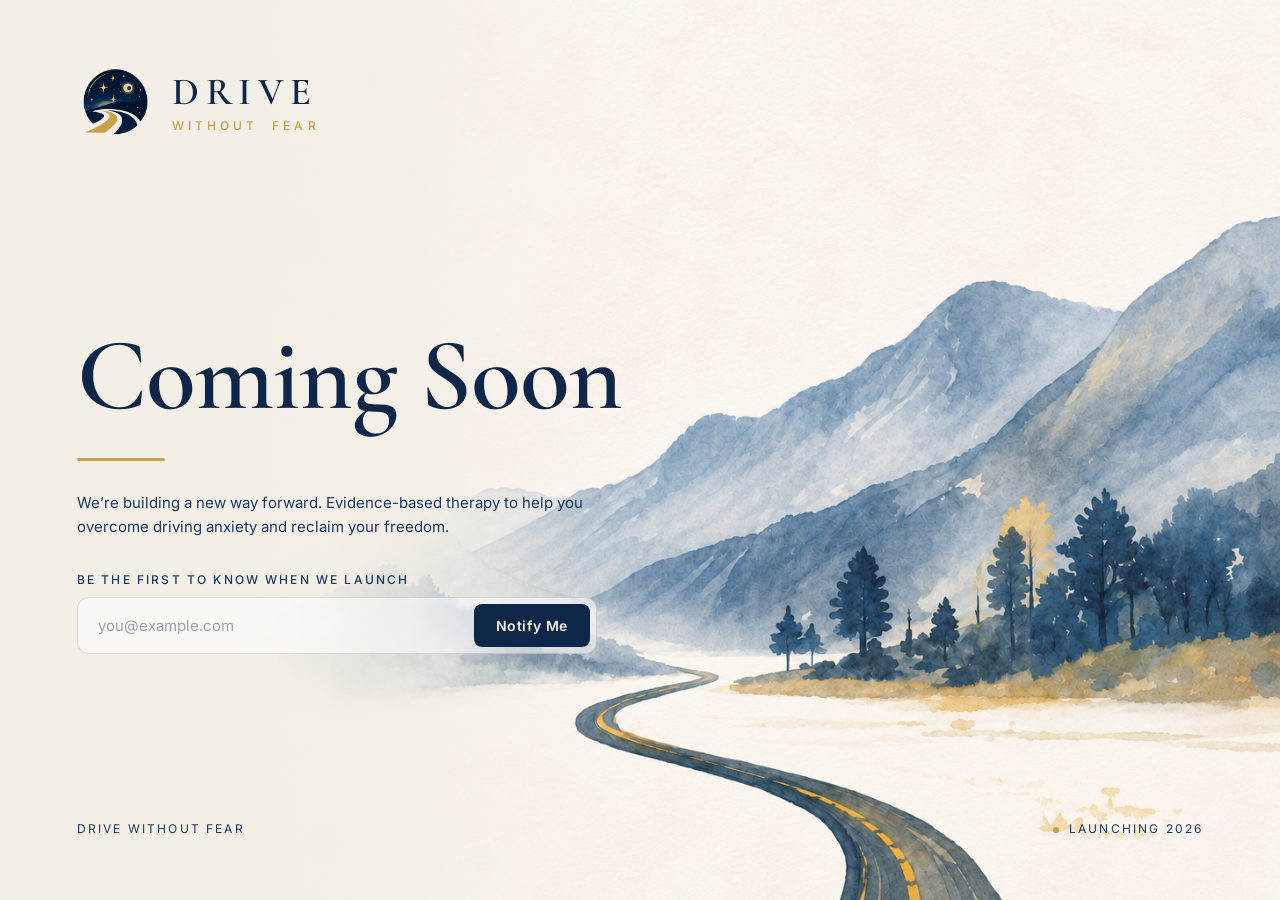
<file: index.html>
<!DOCTYPE html>
<html lang="en">
<head>
<meta charset="UTF-8" />
<meta name="viewport" content="width=device-width, initial-scale=1" />
<title>Drive Without Fear — Coming Soon</title>
<meta name="description" content="Drive Without Fear — evidence-based therapy to help you overcome driving anxiety and reclaim your freedom. Launching 2026." />
<meta name="theme-color" content="#F4EFE6" />

<meta property="og:title" content="Drive Without Fear — Coming Soon" />
<meta property="og:description" content="Evidence-based therapy to help you overcome driving anxiety and reclaim your freedom. Launching 2026." />
<meta property="og:type" content="website" />
<meta property="og:image" content="assets/logo-icon.png" />

<link rel="icon" type="image/png" href="assets/logo-icon.png" />
<link rel="apple-touch-icon" href="assets/logo-icon.png" />

<link rel="preconnect" href="https://fonts.googleapis.com" />
<link rel="preconnect" href="https://fonts.gstatic.com" crossorigin />
<link href="https://fonts.googleapis.com/css2?family=Cormorant+Garamond:wght@500;600;700&family=Inter:wght@400;500;600&display=swap" rel="stylesheet" />

<link rel="stylesheet" href="css/styles.css" />

<script src="https://challenges.cloudflare.com/turnstile/v0/api.js" async defer></script>
</head>
<body>
  <main class="stage">
    <div class="bg" aria-hidden="true"></div>

    <div class="frame">
      <header class="brand">
        <img src="assets/logo-icon.png" alt="Drive Without Fear" class="brand__icon" />
        <div class="brand__word">
          <span class="brand__name">DRIVE</span>
          <span class="brand__tag">WITHOUT&nbsp;&nbsp;FEAR</span>
        </div>
      </header>

      <section class="hero">
        <h1 class="hero__title">Coming Soon</h1>
        <div class="hero__rule" aria-hidden="true"></div>
        <p class="hero__copy">
          We&rsquo;re building a new way forward. Evidence-based therapy to help you overcome driving anxiety and reclaim your freedom.
        </p>

        <form class="subscribe" id="subscribe-form" action="https://formspree.io/f/xgodzqvn" method="POST" novalidate>
          <label class="subscribe__label" for="email">Be the first to know when we launch</label>
          <div class="subscribe__row">
            <input
              class="subscribe__input"
              type="email"
              name="email"
              id="email"
              placeholder="you@example.com"
              autocomplete="email"
              required
            />
            <button class="subscribe__button" type="submit">
              <span class="subscribe__button-label">Notify Me</span>
            </button>
          </div>
          <div
            class="cf-turnstile subscribe__captcha"
            data-sitekey="0x4AAAAAAC8dtJ2Sc50am-lW"
            data-size="invisible"
            data-theme="light"
          ></div>
          <p class="subscribe__status" id="subscribe-status" role="status" aria-live="polite"></p>
        </form>
      </section>

      <footer class="meta">
        <span>Drive Without Fear</span>
        <span><span class="meta__dot"></span><a href="https://app.drivewithoutfear.com" target="_blank" rel="noopener" class="meta__launch">Launching 2026</a></span>
      </footer>
    </div>
  </main>

  <script src="js/script.js" defer></script>
</body>
</html>
</file>
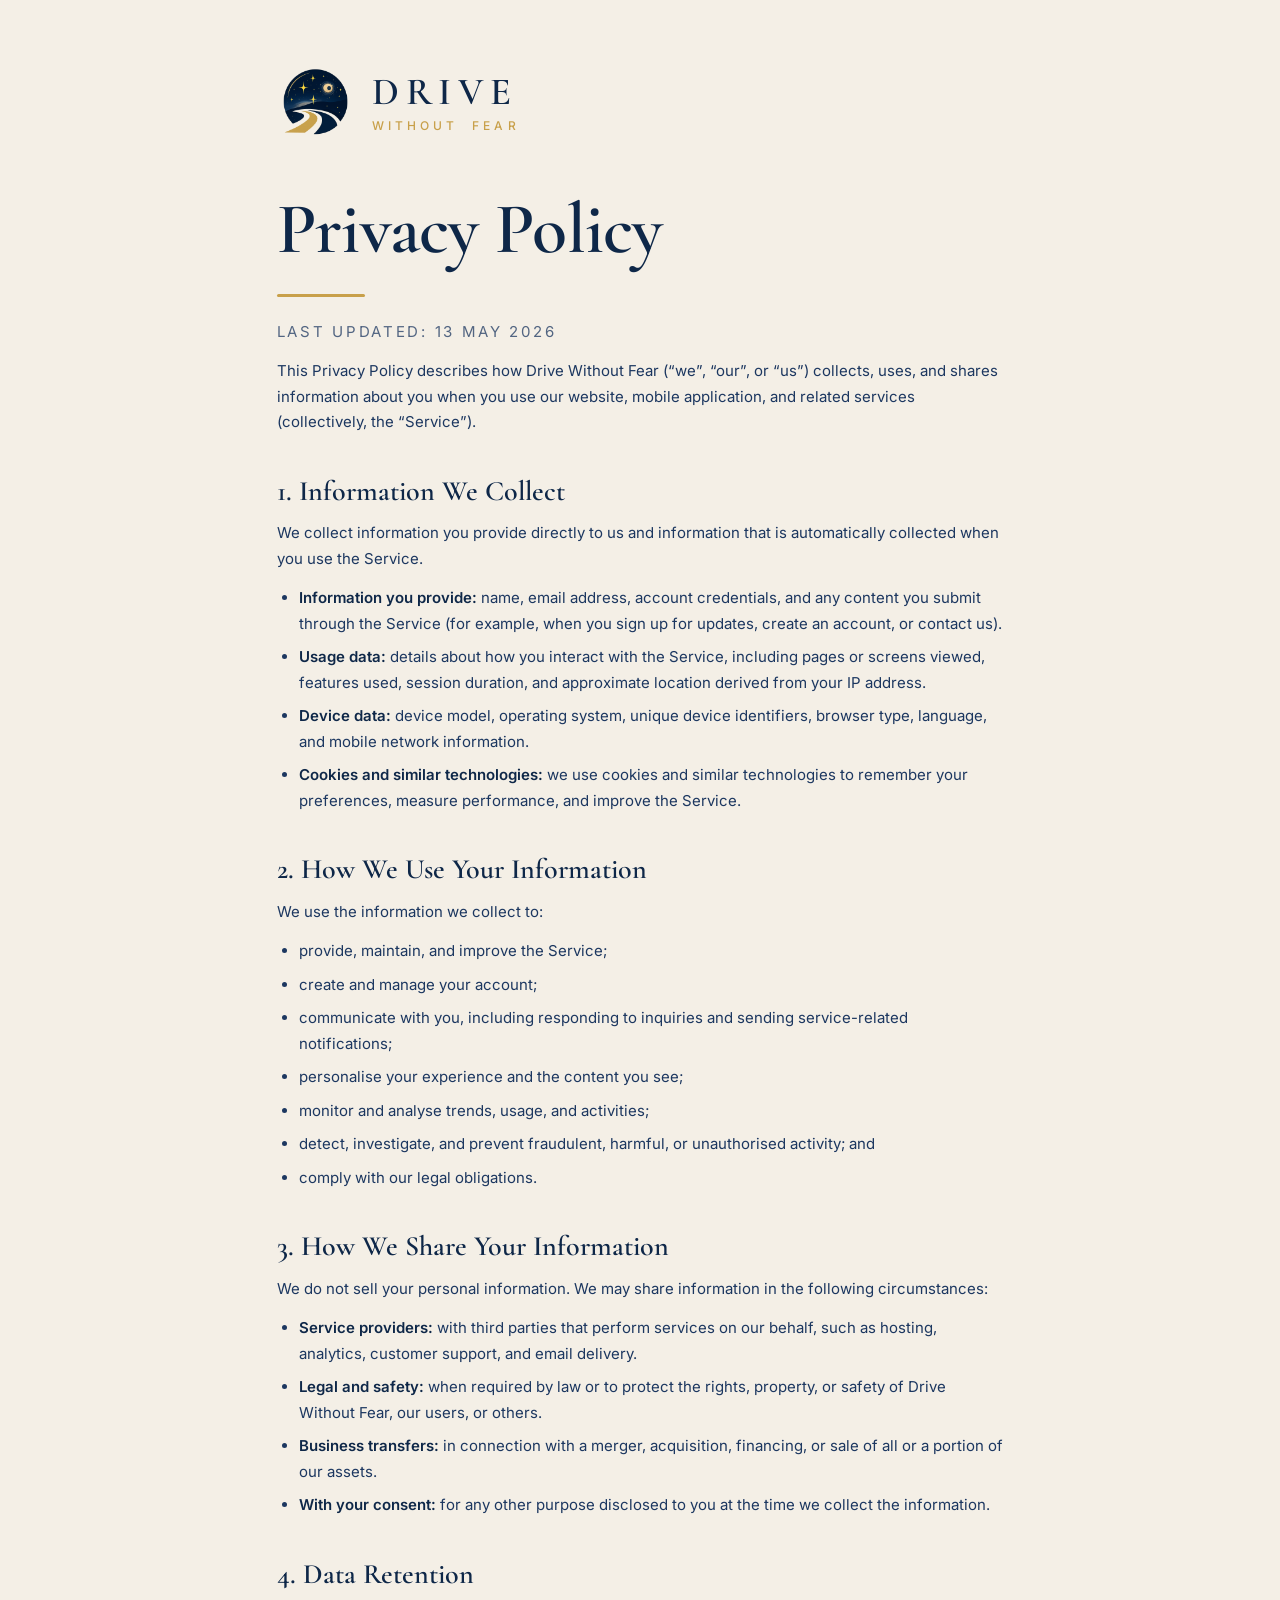
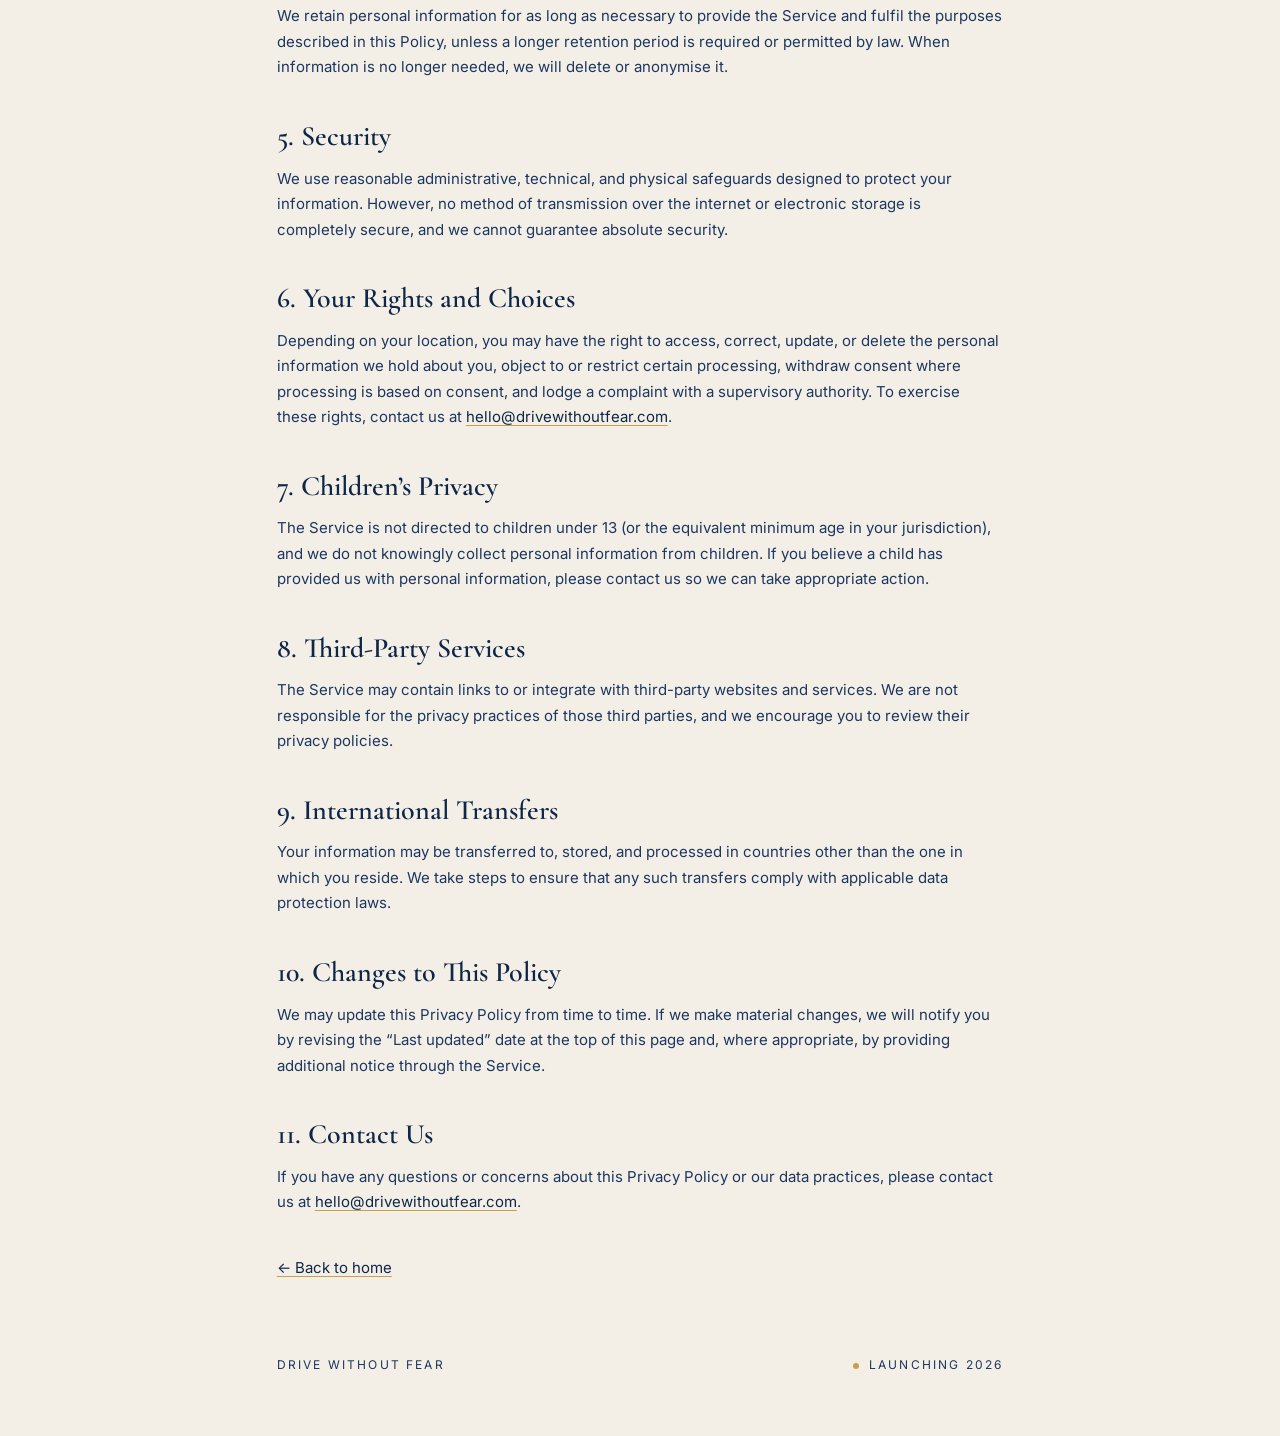
<file: privacy-policy.html>
<!DOCTYPE html>
<html lang="en">
<head>
<meta charset="UTF-8" />
<meta name="viewport" content="width=device-width, initial-scale=1" />
<title>Privacy Policy — Drive Without Fear</title>
<meta name="description" content="Privacy Policy for Drive Without Fear — how we collect, use, and protect your information." />
<meta name="theme-color" content="#F4EFE6" />

<link rel="icon" type="image/png" href="assets/logo-icon.png" />
<link rel="apple-touch-icon" href="assets/logo-icon.png" />

<link rel="preconnect" href="https://fonts.googleapis.com" />
<link rel="preconnect" href="https://fonts.gstatic.com" crossorigin />
<link href="https://fonts.googleapis.com/css2?family=Cormorant+Garamond:wght@500;600;700&family=Inter:wght@400;500;600&display=swap" rel="stylesheet" />

<link rel="stylesheet" href="css/styles.css" />
</head>
<body>
  <main class="stage stage--doc">
    <div class="frame frame--doc">
      <header class="brand">
        <a href="index.html" class="brand__link" aria-label="Drive Without Fear home">
          <img src="assets/logo-icon.png" alt="Drive Without Fear" class="brand__icon" />
          <div class="brand__word">
            <span class="brand__name">DRIVE</span>
            <span class="brand__tag">WITHOUT&nbsp;&nbsp;FEAR</span>
          </div>
        </a>
      </header>

      <article class="doc">
        <h1 class="doc__title">Privacy Policy</h1>
        <div class="doc__rule" aria-hidden="true"></div>
        <p class="doc__meta">Last updated: 13 May 2026</p>

        <p>This Privacy Policy describes how Drive Without Fear (&ldquo;we&rdquo;, &ldquo;our&rdquo;, or &ldquo;us&rdquo;) collects, uses, and shares information about you when you use our website, mobile application, and related services (collectively, the &ldquo;Service&rdquo;).</p>

        <h2>1. Information We Collect</h2>
        <p>We collect information you provide directly to us and information that is automatically collected when you use the Service.</p>
        <ul>
          <li><strong>Information you provide:</strong> name, email address, account credentials, and any content you submit through the Service (for example, when you sign up for updates, create an account, or contact us).</li>
          <li><strong>Usage data:</strong> details about how you interact with the Service, including pages or screens viewed, features used, session duration, and approximate location derived from your IP address.</li>
          <li><strong>Device data:</strong> device model, operating system, unique device identifiers, browser type, language, and mobile network information.</li>
          <li><strong>Cookies and similar technologies:</strong> we use cookies and similar technologies to remember your preferences, measure performance, and improve the Service.</li>
        </ul>

        <h2>2. How We Use Your Information</h2>
        <p>We use the information we collect to:</p>
        <ul>
          <li>provide, maintain, and improve the Service;</li>
          <li>create and manage your account;</li>
          <li>communicate with you, including responding to inquiries and sending service-related notifications;</li>
          <li>personalise your experience and the content you see;</li>
          <li>monitor and analyse trends, usage, and activities;</li>
          <li>detect, investigate, and prevent fraudulent, harmful, or unauthorised activity; and</li>
          <li>comply with our legal obligations.</li>
        </ul>

        <h2>3. How We Share Your Information</h2>
        <p>We do not sell your personal information. We may share information in the following circumstances:</p>
        <ul>
          <li><strong>Service providers:</strong> with third parties that perform services on our behalf, such as hosting, analytics, customer support, and email delivery.</li>
          <li><strong>Legal and safety:</strong> when required by law or to protect the rights, property, or safety of Drive Without Fear, our users, or others.</li>
          <li><strong>Business transfers:</strong> in connection with a merger, acquisition, financing, or sale of all or a portion of our assets.</li>
          <li><strong>With your consent:</strong> for any other purpose disclosed to you at the time we collect the information.</li>
        </ul>

        <h2>4. Data Retention</h2>
        <p>We retain personal information for as long as necessary to provide the Service and fulfil the purposes described in this Policy, unless a longer retention period is required or permitted by law. When information is no longer needed, we will delete or anonymise it.</p>

        <h2>5. Security</h2>
        <p>We use reasonable administrative, technical, and physical safeguards designed to protect your information. However, no method of transmission over the internet or electronic storage is completely secure, and we cannot guarantee absolute security.</p>

        <h2>6. Your Rights and Choices</h2>
        <p>Depending on your location, you may have the right to access, correct, update, or delete the personal information we hold about you, object to or restrict certain processing, withdraw consent where processing is based on consent, and lodge a complaint with a supervisory authority. To exercise these rights, contact us at <a href="mailto:hello@drivewithoutfear.com">hello@drivewithoutfear.com</a>.</p>

        <h2>7. Children&rsquo;s Privacy</h2>
        <p>The Service is not directed to children under 13 (or the equivalent minimum age in your jurisdiction), and we do not knowingly collect personal information from children. If you believe a child has provided us with personal information, please contact us so we can take appropriate action.</p>

        <h2>8. Third-Party Services</h2>
        <p>The Service may contain links to or integrate with third-party websites and services. We are not responsible for the privacy practices of those third parties, and we encourage you to review their privacy policies.</p>

        <h2>9. International Transfers</h2>
        <p>Your information may be transferred to, stored, and processed in countries other than the one in which you reside. We take steps to ensure that any such transfers comply with applicable data protection laws.</p>

        <h2>10. Changes to This Policy</h2>
        <p>We may update this Privacy Policy from time to time. If we make material changes, we will notify you by revising the &ldquo;Last updated&rdquo; date at the top of this page and, where appropriate, by providing additional notice through the Service.</p>

        <h2>11. Contact Us</h2>
        <p>If you have any questions or concerns about this Privacy Policy or our data practices, please contact us at <a href="mailto:hello@drivewithoutfear.com">hello@drivewithoutfear.com</a>.</p>

        <p class="doc__back"><a href="index.html">&larr; Back to home</a></p>
      </article>

      <footer class="meta">
        <span>Drive Without Fear</span>
        <span><span class="meta__dot"></span><a href="https://app.drivewithoutfear.com" target="_blank" rel="noopener" class="meta__launch">Launching 2026</a></span>
      </footer>
    </div>
  </main>
</body>
</html>
</file>
<file: css/styles.css>
:root {
  --navy: #0E2748;
  --navy-soft: #1c3760;
  --gold: #C8A04A;
  --gold-soft: #d9b870;
  --paper: #F4EFE6;
  --ink: #11243f;
}

* {
  box-sizing: border-box;
  margin: 0;
  padding: 0;
}

html,
body {
  height: 100%;
  background: var(--paper);
  color: var(--ink);
  font-family: 'Inter', system-ui, sans-serif;
  -webkit-font-smoothing: antialiased;
  text-rendering: optimizeLegibility;
}

.stage {
  position: relative;
  width: 100%;
  min-height: 100vh;
  overflow: hidden;
  background: var(--paper);
}

.bg {
  position: absolute;
  inset: 0;
  background-image: url('../assets/bg.png');
  background-repeat: no-repeat;
  background-position: right center;
  background-size: cover;
  z-index: 0;
}

.bg::after {
  content: '';
  position: absolute;
  inset: 0;
  background: linear-gradient(
    to right,
    var(--paper) 0%,
    var(--paper) 18%,
    rgba(244, 239, 230, 0.85) 32%,
    rgba(244, 239, 230, 0) 50%
  );
}

.frame {
  position: relative;
  z-index: 1;
  min-height: 100vh;
  display: grid;
  grid-template-rows: auto 1fr auto;
  padding: clamp(28px, 5vw, 72px) clamp(24px, 6vw, 96px);
}

.brand {
  display: flex;
  align-items: center;
  gap: 18px;
  animation: rise 900ms cubic-bezier(.2,.7,.2,1) both;
}

.brand__icon {
  width: clamp(56px, 6vw, 78px);
  height: clamp(56px, 6vw, 78px);
  flex: 0 0 auto;
  display: block;
}

.brand__word {
  display: flex;
  flex-direction: column;
  line-height: 1;
}

.brand__name {
  font-family: 'Cormorant Garamond', 'Times New Roman', serif;
  font-weight: 600;
  font-size: clamp(28px, 3vw, 40px);
  letter-spacing: 0.18em;
  color: var(--navy);
}

.brand__tag {
  font-family: 'Inter', sans-serif;
  font-weight: 500;
  font-size: clamp(10px, 0.95vw, 12px);
  letter-spacing: 0.34em;
  color: var(--gold);
  margin-top: 8px;
}

.hero {
  align-self: center;
  max-width: 640px;
  padding-top: clamp(24px, 4vw, 40px);
}

.hero__title {
  font-family: 'Cormorant Garamond', 'Times New Roman', serif;
  font-weight: 600;
  color: var(--navy);
  font-size: clamp(54px, 8vw, 110px);
  line-height: 1.02;
  letter-spacing: -0.01em;
  animation: rise 1000ms cubic-bezier(.2,.7,.2,1) 120ms both;
}

.hero__rule {
  width: 88px;
  height: 3px;
  background: var(--gold);
  margin: clamp(20px, 2.4vw, 32px) 0 clamp(22px, 2.4vw, 30px);
  border-radius: 2px;
  transform-origin: left;
  animation: ruleIn 800ms cubic-bezier(.2,.7,.2,1) 380ms both;
}

.hero__copy {
  font-family: 'Inter', sans-serif;
  font-size: clamp(15px, 1.15vw, 17px);
  line-height: 1.65;
  color: var(--navy-soft);
  max-width: 64ch;
  text-wrap: pretty;
  animation: rise 1000ms cubic-bezier(.2,.7,.2,1) 460ms both;
}

/* Subscribe form */
.subscribe {
  margin-top: clamp(22px, 2.6vw, 32px);
  max-width: 520px;
  animation: rise 1000ms cubic-bezier(.2,.7,.2,1) 620ms both;
}

.subscribe__label {
  display: block;
  font-family: 'Inter', sans-serif;
  font-size: 12px;
  letter-spacing: 0.18em;
  text-transform: uppercase;
  color: var(--navy-soft);
  margin-bottom: 10px;
  font-weight: 500;
}

.subscribe__row {
  display: flex;
  gap: 10px;
  align-items: stretch;
  background: rgba(255, 255, 255, 0.55);
  border: 1px solid rgba(14, 39, 72, 0.14);
  border-radius: 12px;
  padding: 6px;
  backdrop-filter: blur(2px);
  transition: border-color 200ms ease, box-shadow 200ms ease, background 200ms ease;
}

.subscribe__row:focus-within {
  border-color: var(--gold);
  box-shadow: 0 0 0 3px rgba(200, 160, 74, 0.18);
  background: rgba(255, 255, 255, 0.75);
}

.subscribe__input {
  flex: 1 1 auto;
  min-width: 0;
  border: 0;
  background: transparent;
  font-family: 'Inter', sans-serif;
  font-size: 15px;
  color: var(--navy);
  padding: 12px 14px;
  outline: none;
}

.subscribe__input::placeholder {
  color: rgba(28, 55, 96, 0.45);
}

.subscribe__button {
  flex: 0 0 auto;
  border: 0;
  cursor: pointer;
  font-family: 'Inter', sans-serif;
  font-weight: 600;
  font-size: 14px;
  letter-spacing: 0.04em;
  background: var(--navy);
  color: var(--paper);
  padding: 12px 22px;
  border-radius: 8px;
  transition: background 200ms ease, transform 200ms ease;
}

.subscribe__button:hover {
  background: #163763;
}

.subscribe__button:active {
  transform: translateY(1px);
}

.subscribe__button:disabled {
  opacity: 0.6;
  cursor: not-allowed;
}

.subscribe__captcha {
  display: block;
  width: 0;
  height: 0;
  overflow: hidden;
}

.subscribe__status {
  font-family: 'Inter', sans-serif;
  font-size: 13px;
  line-height: 1.5;
  color: var(--navy-soft);
  margin-top: 12px;
  min-height: 1em;
}

.subscribe__status[data-state="success"] {
  color: #2c6e3e;
}

.subscribe__status[data-state="error"] {
  color: #b3372b;
}

/* Footer */
.meta {
  display: flex;
  justify-content: space-between;
  align-items: center;
  gap: 24px;
  font-family: 'Inter', sans-serif;
  font-size: 12px;
  letter-spacing: 0.18em;
  text-transform: uppercase;
  color: var(--navy-soft);
  opacity: 0.65;
  animation: rise 1000ms cubic-bezier(.2,.7,.2,1) 820ms both;
}

.meta__dot {
  display: inline-block;
  width: 6px;
  height: 6px;
  border-radius: 50%;
  background: var(--gold);
  margin: 0 10px;
  vertical-align: middle;
}

.meta__launch {
  color: inherit;
  text-decoration: none;
  cursor: default;
}

.meta__launch:hover,
.meta__launch:focus,
.meta__launch:visited {
  color: inherit;
  text-decoration: none;
}

/* Document pages (privacy, terms, etc.) */
.stage--doc {
  min-height: auto;
}

.stage--doc .bg,
.stage--doc .bg::after {
  display: none;
}

.frame--doc {
  display: block;
  max-width: 880px;
  margin: 0 auto;
  min-height: 100vh;
}

.brand__link {
  display: flex;
  align-items: center;
  gap: 18px;
  text-decoration: none;
  color: inherit;
}

.doc {
  margin-top: clamp(28px, 4vw, 56px);
  margin-bottom: clamp(40px, 6vw, 80px);
  animation: rise 900ms cubic-bezier(.2,.7,.2,1) 120ms both;
}

.doc__title {
  font-family: 'Cormorant Garamond', 'Times New Roman', serif;
  font-weight: 600;
  color: var(--navy);
  font-size: clamp(40px, 6vw, 72px);
  line-height: 1.05;
  letter-spacing: -0.01em;
}

.doc__rule {
  width: 88px;
  height: 3px;
  background: var(--gold);
  margin: clamp(18px, 2.2vw, 26px) 0 clamp(14px, 1.8vw, 22px);
  border-radius: 2px;
}

.doc__meta {
  font-family: 'Inter', sans-serif;
  font-size: 13px;
  letter-spacing: 0.18em;
  text-transform: uppercase;
  color: var(--navy-soft);
  opacity: 0.75;
  margin-bottom: clamp(20px, 2.4vw, 32px);
}

.doc h2 {
  font-family: 'Cormorant Garamond', 'Times New Roman', serif;
  font-weight: 600;
  color: var(--navy);
  font-size: clamp(22px, 2.4vw, 28px);
  line-height: 1.2;
  margin-top: clamp(28px, 3.2vw, 40px);
  margin-bottom: 12px;
}

.doc p,
.doc li {
  font-family: 'Inter', sans-serif;
  font-size: clamp(15px, 1.05vw, 16px);
  line-height: 1.7;
  color: var(--navy-soft);
}

.doc p {
  margin-bottom: 14px;
  text-wrap: pretty;
}

.doc ul {
  margin: 8px 0 16px 22px;
}

.doc li {
  margin-bottom: 8px;
}

.doc a {
  color: var(--navy);
  text-decoration: underline;
  text-decoration-color: var(--gold);
  text-underline-offset: 3px;
}

.doc a:hover {
  color: var(--gold);
}

.doc strong {
  color: var(--navy);
  font-weight: 600;
}

.doc__back {
  margin-top: clamp(28px, 3.2vw, 40px);
  font-size: 14px;
}

@keyframes rise {
  from { opacity: 0; transform: translateY(14px); }
  to   { opacity: 1; transform: translateY(0); }
}

@keyframes ruleIn {
  from { opacity: 0; transform: scaleX(0); }
  to   { opacity: 1; transform: scaleX(1); }
}

@media (max-width: 720px) {
  .bg {
    background-position: right bottom;
    opacity: 0.55;
  }
  .bg::after {
    background: linear-gradient(
      to bottom,
      var(--paper) 0%,
      rgba(244, 239, 230, 0.7) 40%,
      rgba(244, 239, 230, 0.3) 100%
    );
  }
  .hero {
    max-width: 100%;
  }
  .hero__copy {
    max-width: 100%;
  }
  .subscribe {
    max-width: 100%;
  }
  .subscribe__row {
    flex-direction: column;
    gap: 8px;
    padding: 8px;
  }
  .subscribe__button {
    width: 100%;
    padding: 14px 22px;
  }
  .meta {
    flex-direction: column;
    align-items: flex-start;
    gap: 8px;
  }
  .meta__dot {
    margin-left: 0;
  }
}

@media (prefers-reduced-motion: reduce) {
  *,
  *::before,
  *::after {
    animation: none !important;
    transition: none !important;
  }
}
</file>
